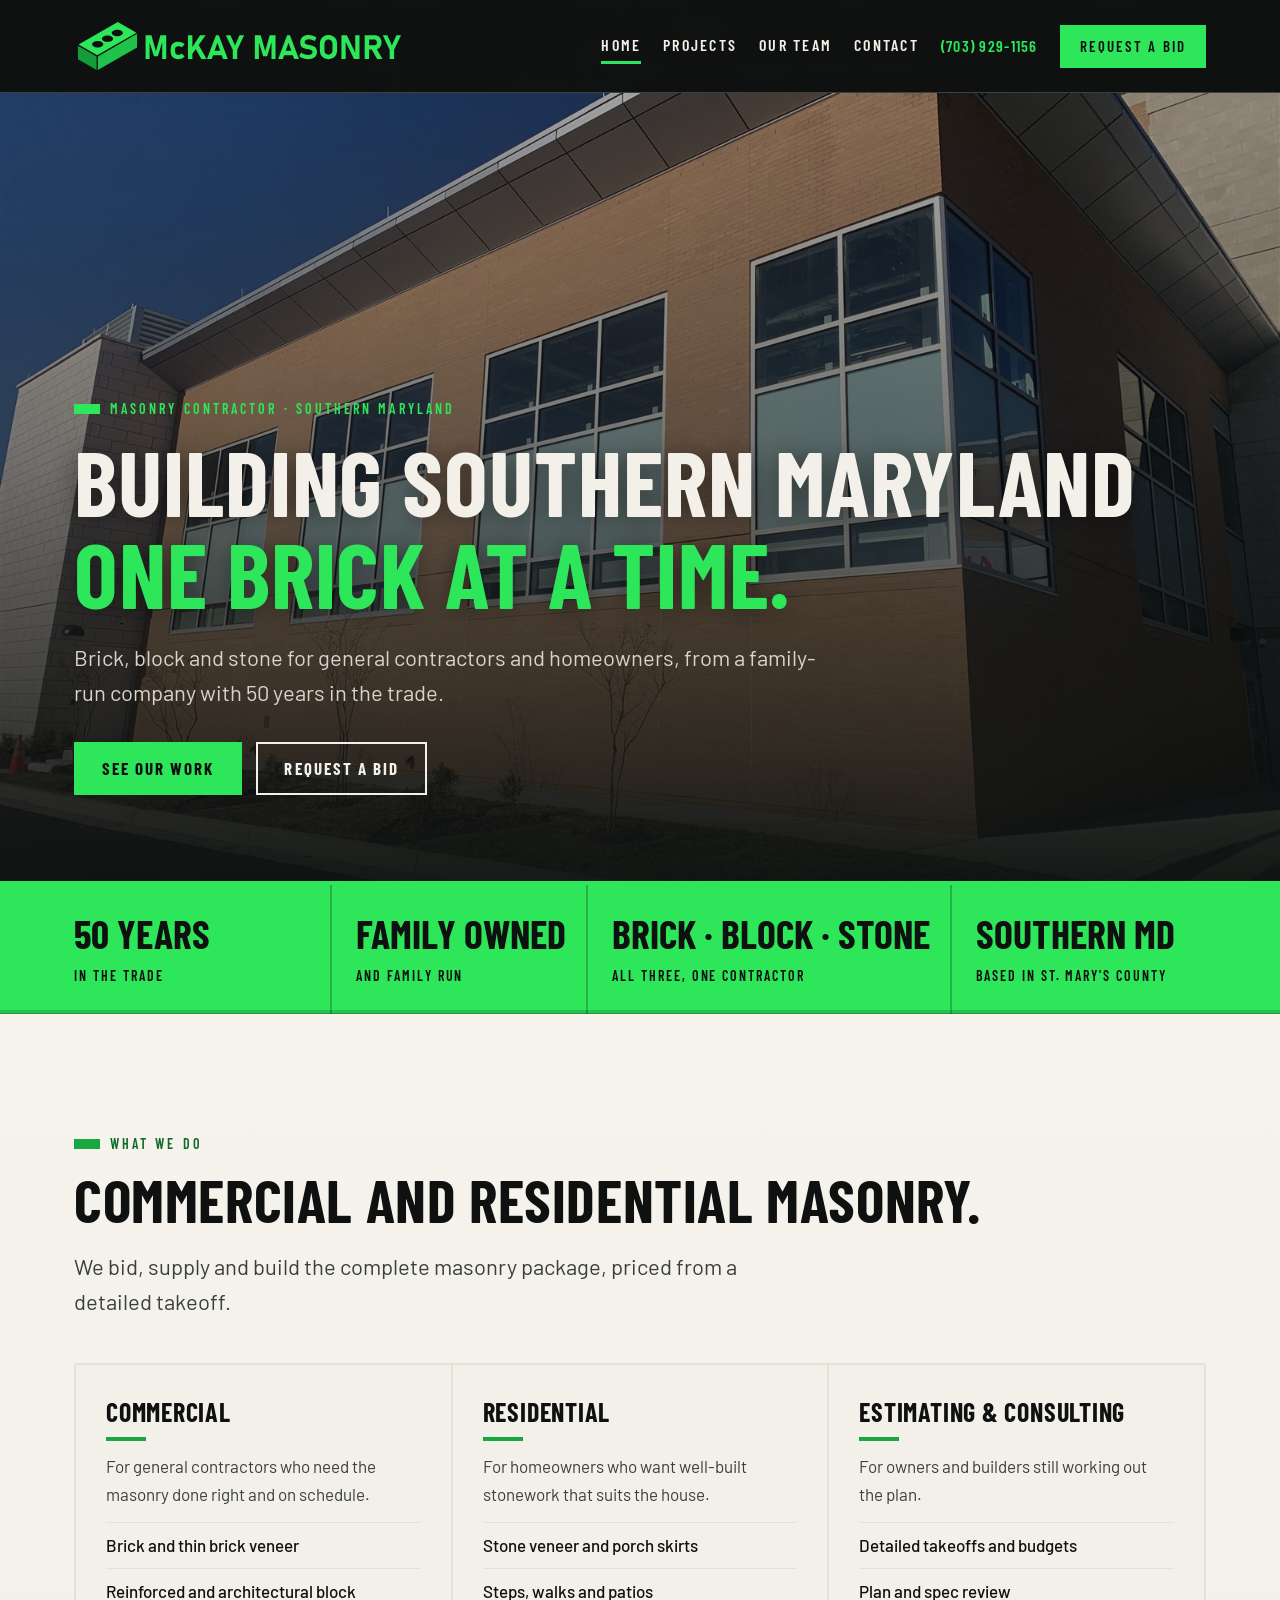
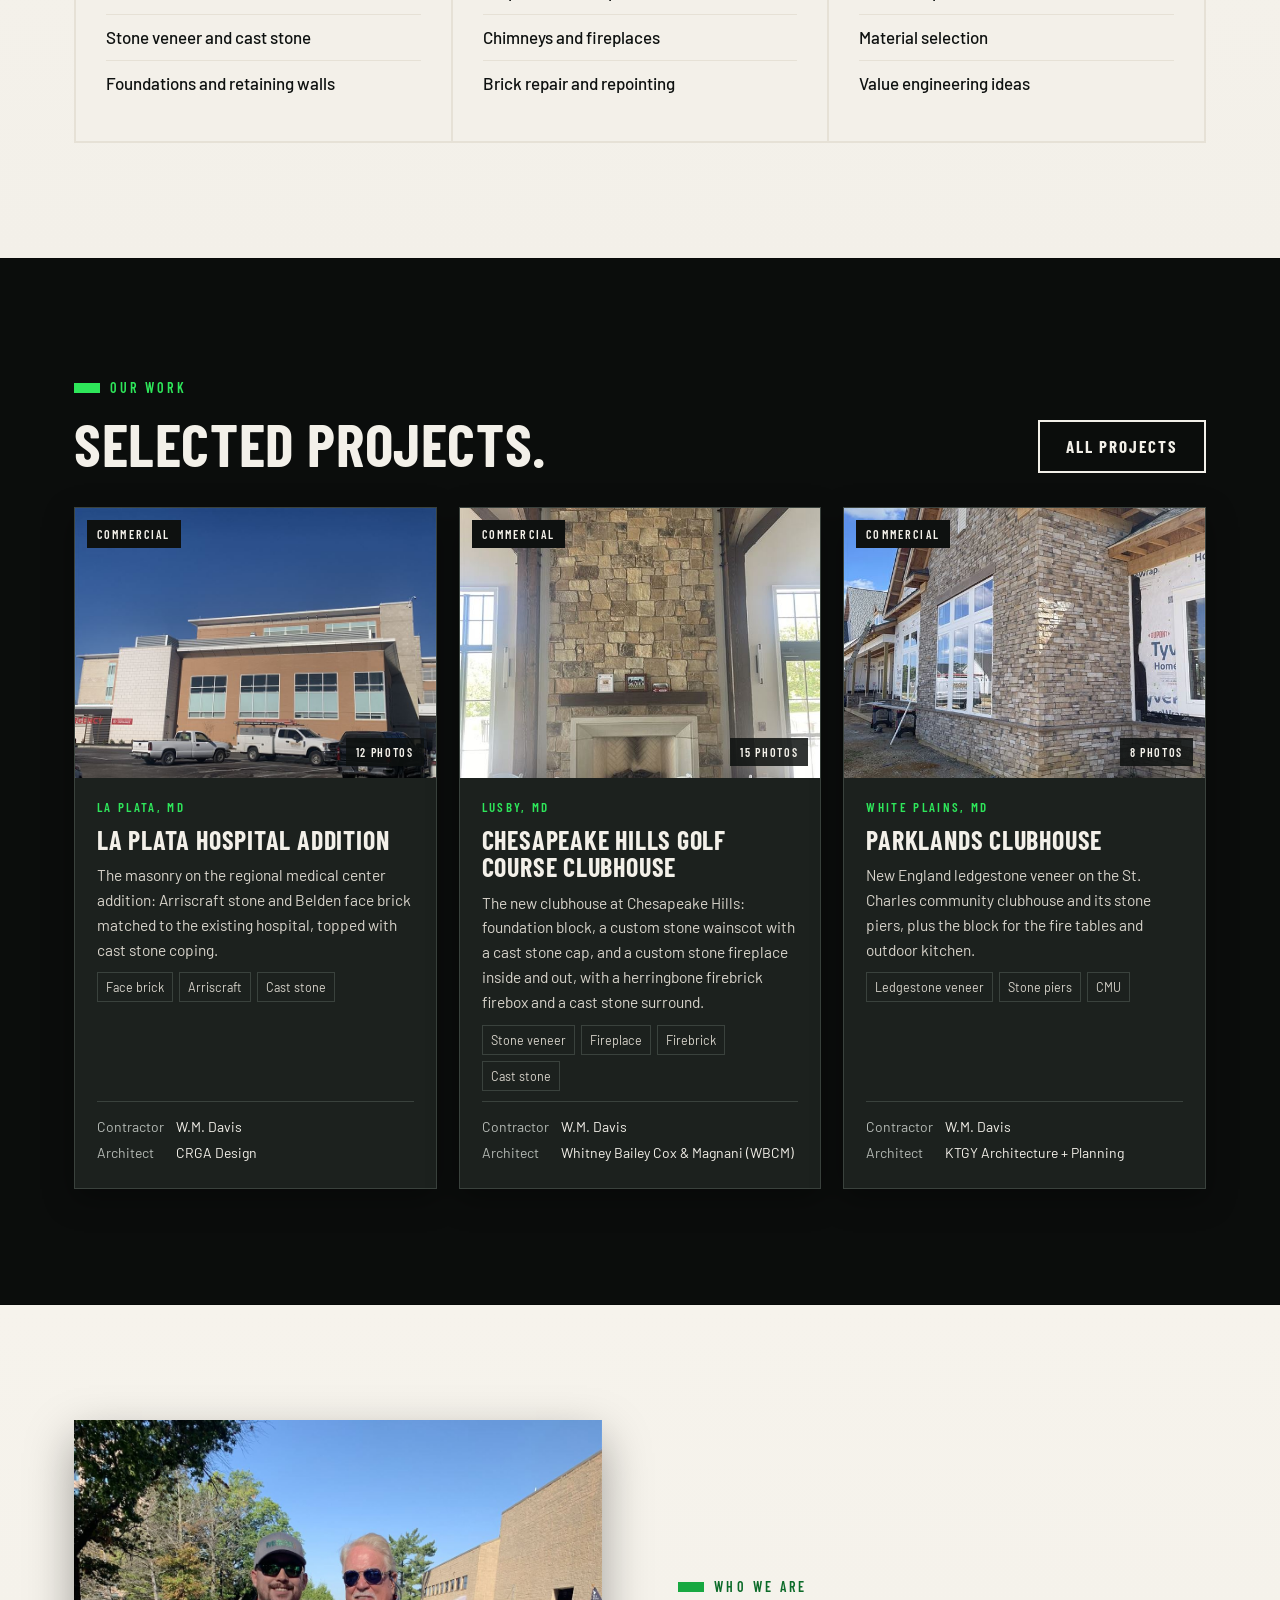
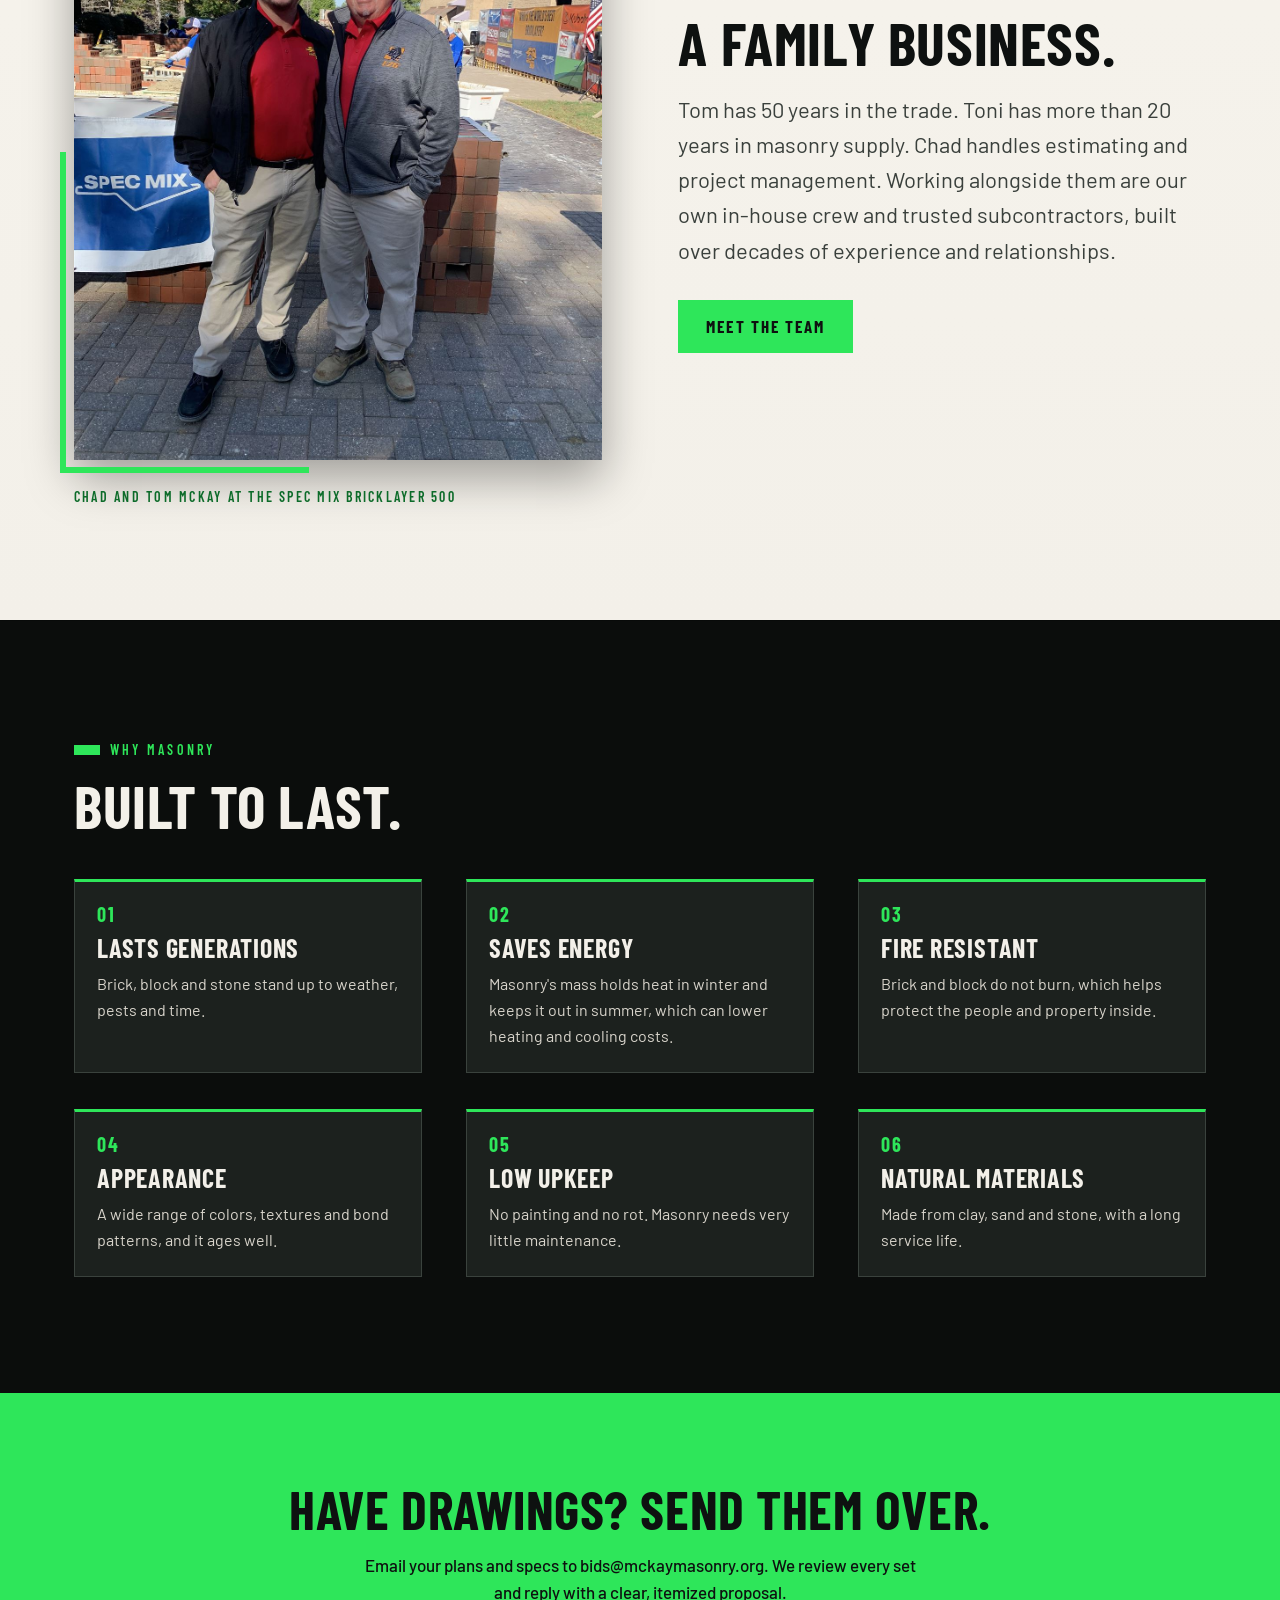
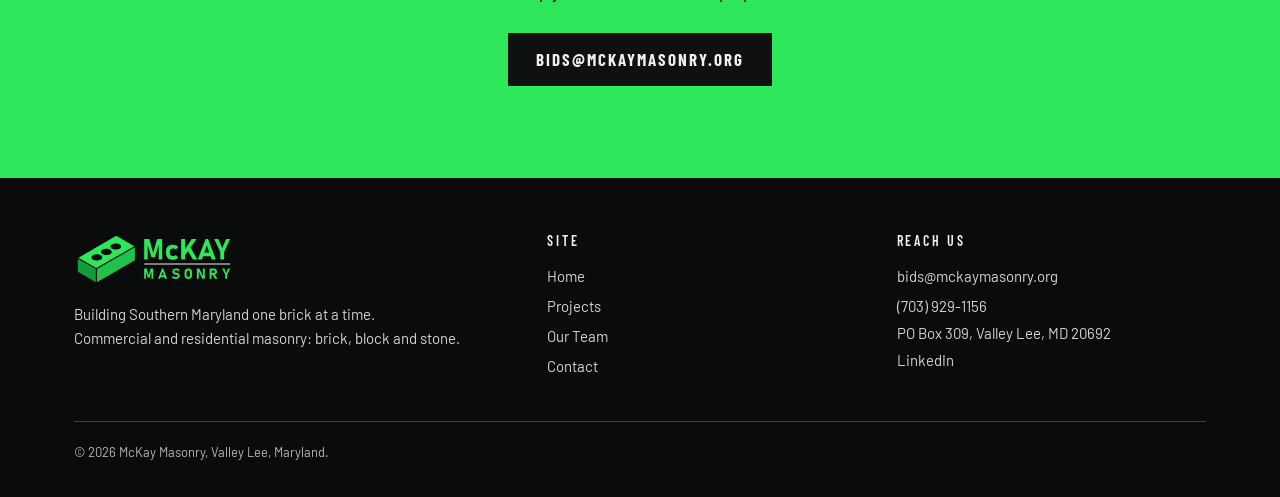
<file: index.html>
<!doctype html>
<html lang="en">
<head>
<meta charset="utf-8">
<meta name="viewport" content="width=device-width, initial-scale=1">
<title>McKay Masonry | Brick, Block and Stone in Southern Maryland</title>
<meta name="description" content="Family-run masonry contractor in Southern Maryland. Commercial and residential brick, block and stone, from hospitals and apartments to stone steps and fireplaces.">
<meta property="og:title" content="McKay Masonry | Brick, Block and Stone in Southern Maryland">
<meta property="og:description" content="Family-run masonry contractor in Southern Maryland. Commercial and residential brick, block and stone, from hospitals and apartments to stone steps and fireplaces.">
<meta property="og:type" content="website">
<meta name="twitter:card" content="summary_large_image">
<meta property="og:image" content="https://www.mckaymasonry.org/img/mckay-social-profile.png">
<link rel="canonical" href="https://www.mckaymasonry.org/">
<meta property="og:url" content="https://www.mckaymasonry.org/">
<meta name="theme-color" content="#0B0D0C">
<link rel="icon" href="img/favicon.svg" type="image/svg+xml">
<link rel="apple-touch-icon" href="img/mckay-icon.png">
<link rel="preconnect" href="https://fonts.googleapis.com"><link rel="preconnect" href="https://fonts.gstatic.com" crossorigin>
<link href="https://fonts.googleapis.com/css2?family=Barlow:wght@400;500;600&family=Barlow+Condensed:wght@600;700&display=swap" rel="stylesheet">
<link rel="preload" as="image" href="img/laplata-2.jpg">
<link rel="stylesheet" href="styles.css">
<script type="application/ld+json">
{"@context":"https://schema.org","@type":"GeneralContractor","name":"McKay Masonry","url":"https://www.mckaymasonry.org","email":"bids@mckaymasonry.org","telephone":"+1-703-929-1156","address":{"@type":"PostalAddress","postOfficeBoxNumber":"309","addressLocality":"Valley Lee","addressRegion":"MD","postalCode":"20692","addressCountry":"US"},"areaServed":"Southern Maryland","sameAs":["https://www.linkedin.com/company/mckay-masonry/"]}
</script>
</head>
<body data-page="home">
<a class="skip" href="#main">Skip to content</a>
<header class="site-head" id="head"></header>
<main id="main"><section class="hero"><div class="bg" style="background-image:url(img/laplata-2.jpg)"></div><div class="wrap">
  <span class="eyebrow">Masonry contractor &middot; Southern Maryland</span>
  <h1><span>Building Southern Maryland</span> <span><em>one brick at a time.</em></span></h1>
  <p class="lede">Brick, block and stone for general contractors and homeowners, from a family-run company with 50 years in the trade.</p>
  <div class="cta-row"><a class="btn" href="projects.html">See our work</a><a class="btn ghost" href="contact.html">Request a bid</a></div>
</div></section>
<section class="facts"><div class="wrap">
  <div class="fact"><b>50 years</b><span>In the trade</span></div>
  <div class="fact"><b>Family owned</b><span>And family run</span></div>
  <div class="fact"><b>Brick &middot; Block &middot; Stone</b><span>All three, one contractor</span></div>
  <div class="fact"><b>Southern MD</b><span>Based in St. Mary's County</span></div>
</div></section>
<section class="on-stone" id="services"><div class="wrap">
  <span class="eyebrow">What we do</span>
  <h2>Commercial and residential masonry.</h2>
  <p class="lede" style="margin-top:20px">We bid, supply and build the complete masonry package, priced from a detailed takeoff.</p>
  <div class="reveal cards">
    <div class="card"><h3>Commercial</h3><p>For general contractors who need the masonry done right and on schedule.</p><ul><li>Brick and thin brick veneer</li><li>Reinforced and architectural block</li><li>Stone veneer and cast stone</li><li>Foundations and retaining walls</li></ul></div>
    <div class="card"><h3>Residential</h3><p>For homeowners who want well-built stonework that suits the house.</p><ul><li>Stone veneer and porch skirts</li><li>Steps, walks and patios</li><li>Chimneys and fireplaces</li><li>Brick repair and repointing</li></ul></div>
    <div class="card"><h3>Estimating &amp; consulting</h3><p>For owners and builders still working out the plan.</p><ul><li>Detailed takeoffs and budgets</li><li>Plan and spec review</li><li>Material selection</li><li>Value engineering ideas</li></ul></div>
  </div>
</div></section>
<section><div class="wrap">
  <div style="display:flex;justify-content:space-between;align-items:flex-end;gap:20px;flex-wrap:wrap;margin-bottom:34px">
    <div><span class="eyebrow">Our work</span><h2>Selected projects.</h2></div>
    <a class="btn ghost" href="projects.html">All projects</a>
  </div>
  <div class="pgrid" id="pgrid" data-limit="4"></div>
</div></section>
<section class="on-stone"><div class="wrap split">
  <figure class="reveal photo-frame tall"><img src="img/mckays.jpg" alt="Chad and Tom McKay at the Spec Mix Bricklayer 500" loading="lazy" width="1200" height="1600"><figcaption>Chad and Tom McKay at the Spec Mix Bricklayer 500</figcaption></figure>
  <div><span class="eyebrow">Who we are</span><h2>A family business.</h2>
    <p class="lede" style="margin-top:20px">Tom has 50 years in the trade. Toni has more than 20 years in masonry supply. Chad handles estimating and project management. Working alongside them are our own in-house crew and trusted subcontractors, built over decades of experience and relationships.</p>
    <a class="btn" href="team.html" style="margin-top:10px">Meet the team</a></div>
</div></section>
<section id="why"><div class="wrap">
  <span class="eyebrow">Why masonry</span><h2>Built to last.</h2>
  <div class="reveal why">
    <div><h3>Lasts generations</h3><p>Brick, block and stone stand up to weather, pests and time.</p></div>
    <div><h3>Saves energy</h3><p>Masonry's mass holds heat in winter and keeps it out in summer, which can lower heating and cooling costs.</p></div>
    <div><h3>Fire resistant</h3><p>Brick and block do not burn, which helps protect the people and property inside.</p></div>
    <div><h3>Appearance</h3><p>A wide range of colors, textures and bond patterns, and it ages well.</p></div>
    <div><h3>Low upkeep</h3><p>No painting and no rot. Masonry needs very little maintenance.</p></div>
    <div><h3>Natural materials</h3><p>Made from clay, sand and stone, with a long service life.</p></div>
  </div>
</div></section><section class="cta-band"><div class="wrap">
  <h2>Have drawings? Send them over.</h2>
  <p>Email your plans and specs to bids@mckaymasonry.org. We review every set and reply with a clear, itemized proposal.</p>
  <a class="btn" href="mailto:bids@mckaymasonry.org?subject=Invitation%20to%20bid">bids@mckaymasonry.org</a>
</div></section>
</main>
<footer class="site-foot" id="foot"></footer>
<script src="wall.js"></script>
<script src="projects-data.js"></script>
<script src="site.js"></script>
</body>
</html>
</file>
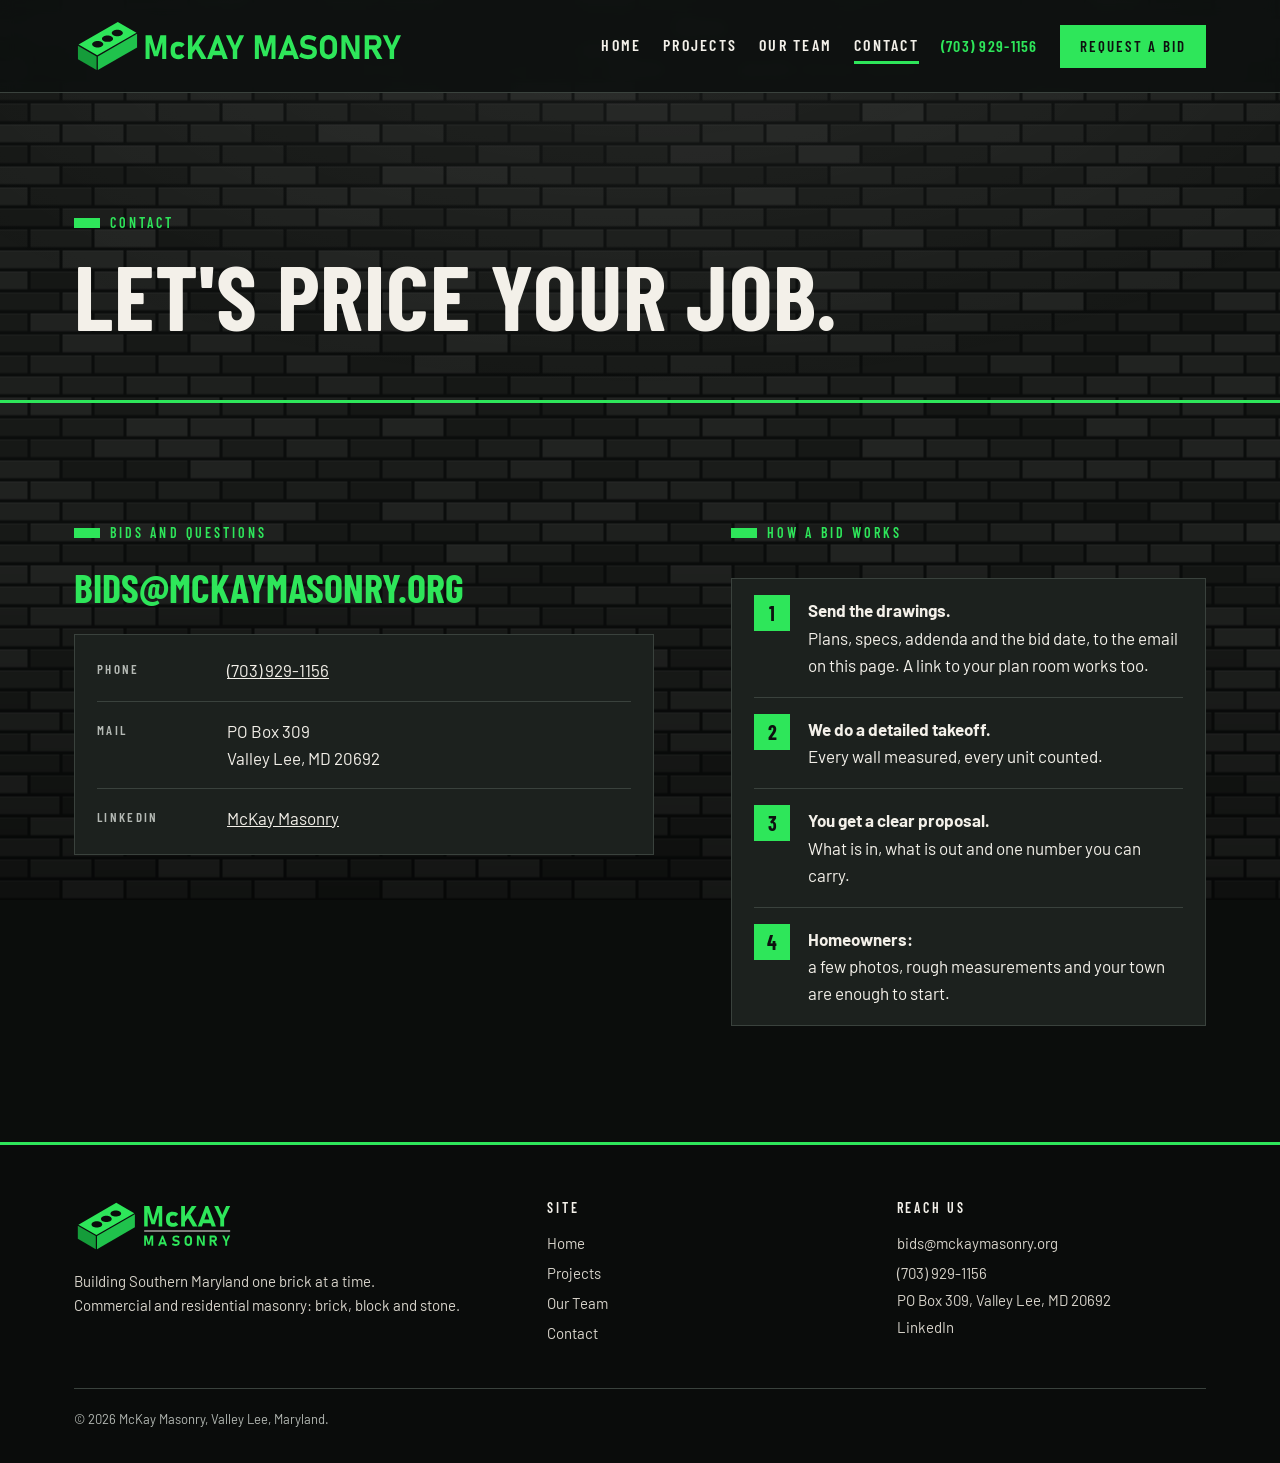
<file: contact.html>
<!doctype html>
<html lang="en">
<head>
<meta charset="utf-8">
<meta name="viewport" content="width=device-width, initial-scale=1">
<title>Contact | McKay Masonry</title>
<meta name="description" content="Send McKay Masonry your plans and specs at bids@mckaymasonry.org, or call (703) 929-1156.">
<meta property="og:title" content="Contact | McKay Masonry">
<meta property="og:description" content="Send McKay Masonry your plans and specs at bids@mckaymasonry.org, or call (703) 929-1156.">
<meta property="og:type" content="website">
<meta name="twitter:card" content="summary_large_image">
<meta property="og:image" content="https://www.mckaymasonry.org/img/mckay-social-profile.png">
<link rel="canonical" href="https://www.mckaymasonry.org/contact.html">
<meta property="og:url" content="https://www.mckaymasonry.org/contact.html">
<meta name="theme-color" content="#0B0D0C">
<link rel="icon" href="img/favicon.svg" type="image/svg+xml">
<link rel="apple-touch-icon" href="img/mckay-icon.png">
<link rel="preconnect" href="https://fonts.googleapis.com"><link rel="preconnect" href="https://fonts.gstatic.com" crossorigin>
<link href="https://fonts.googleapis.com/css2?family=Barlow:wght@400;500;600&family=Barlow+Condensed:wght@600;700&display=swap" rel="stylesheet">
<link rel="stylesheet" href="styles.css">
</head>
<body data-page="contact">
<a class="skip" href="#main">Skip to content</a>
<header class="site-head" id="head"></header>
<main id="main"><section class="page-hero"><div class="wrap">
  <span class="eyebrow">Contact</span><h1>Let's price your job.</h1>
</div></section>
<section><div class="wrap contact-grid">
  <div><span class="eyebrow">Bids and questions</span>
    <a class="big-link" href="mailto:bids@mckaymasonry.org">bids@mckaymasonry.org</a>
    <div class="info">
      <div><span>Phone</span><a href="tel:+17039291156">(703) 929-1156</a></div>
      <div><span>Mail</span><span>PO Box 309<br>Valley Lee, MD 20692</span></div>
      <div><span>LinkedIn</span><a href="https://www.linkedin.com/company/mckay-masonry/" rel="noopener">McKay Masonry</a></div>
    </div></div>
  <div><span class="eyebrow">How a bid works</span>
    <ol class="steps">
      <li><b>Send the drawings.</b><br>Plans, specs, addenda and the bid date, to the email on this page. A link to your plan room works too.</li>
      <li><b>We do a detailed takeoff.</b><br>Every wall measured, every unit counted.</li>
      <li><b>You get a clear proposal.</b><br>What is in, what is out and one number you can carry.</li>
      <li><b>Homeowners:</b><br>a few photos, rough measurements and your town are enough to start.</li>
    </ol></div>
</div></section></main>
<footer class="site-foot" id="foot"></footer>
<script src="wall.js"></script>
<script src="projects-data.js"></script>
<script src="site.js"></script>
</body>
</html>
</file>
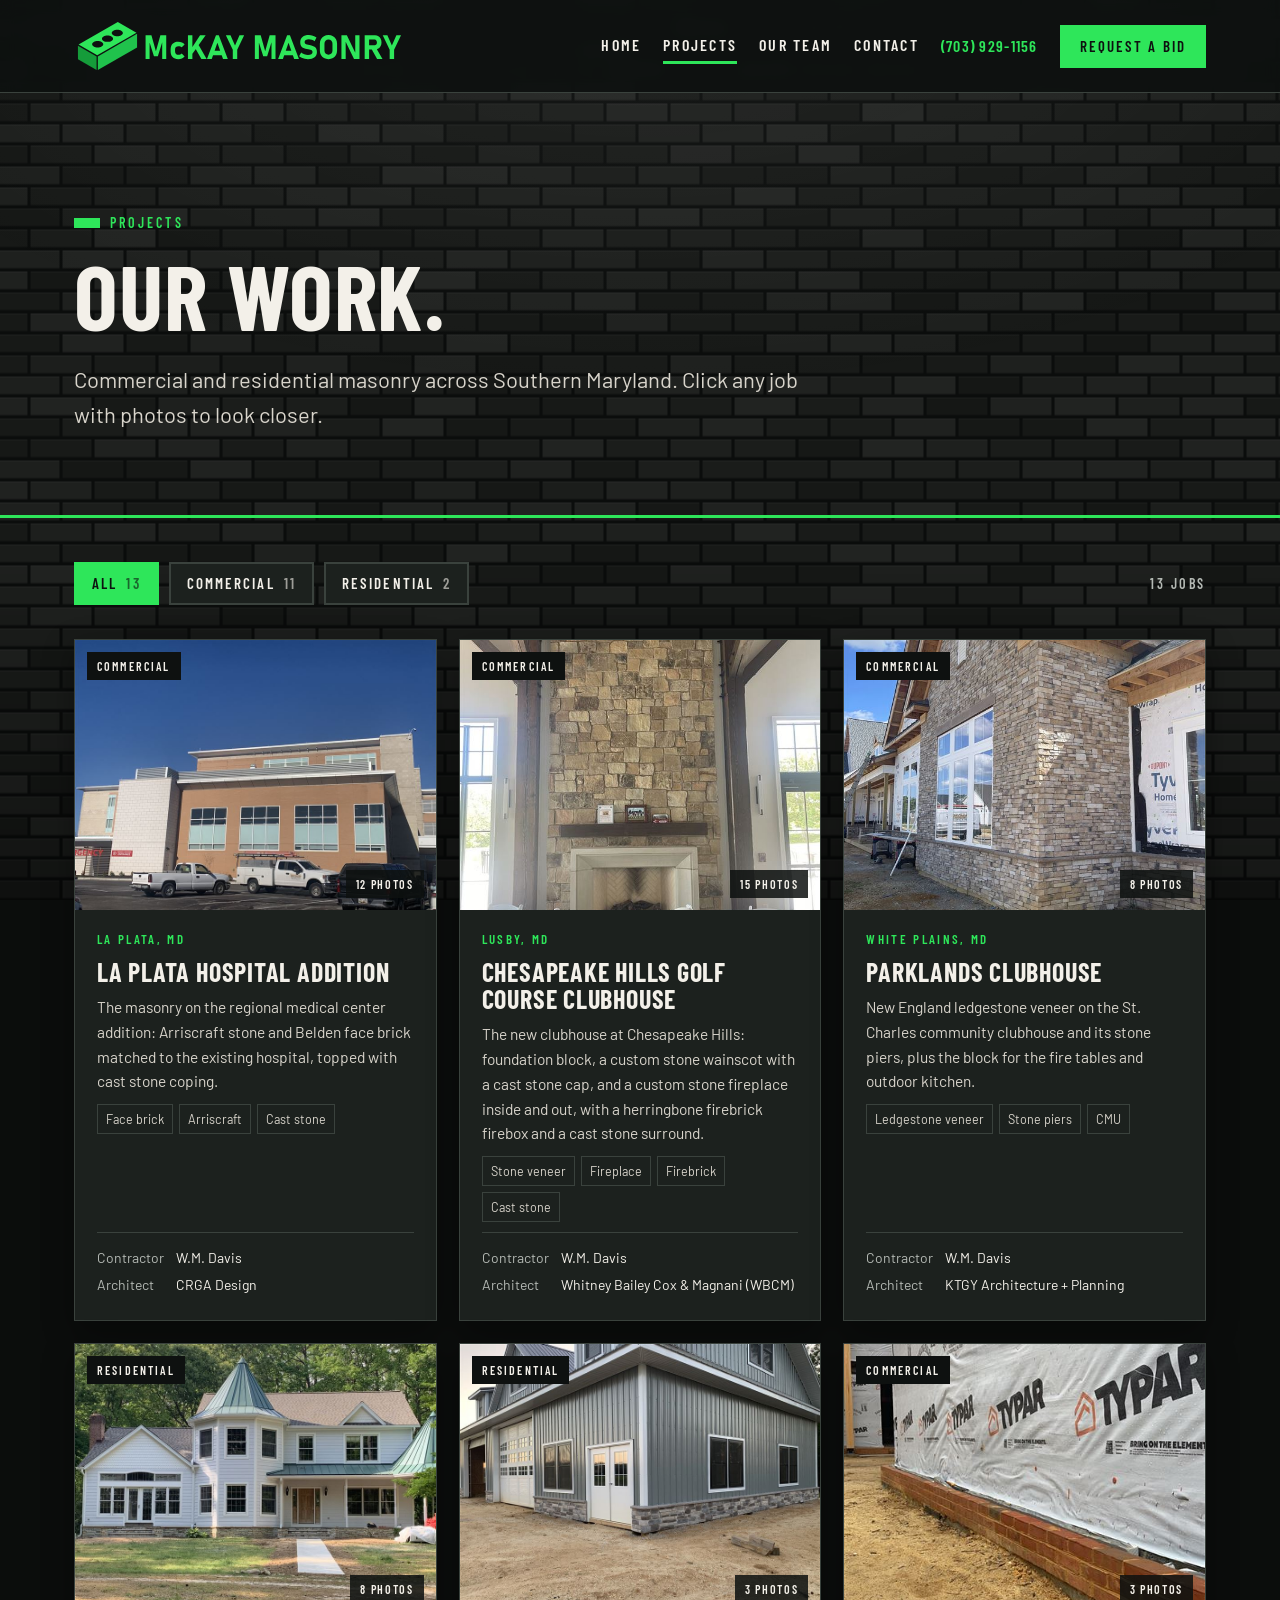
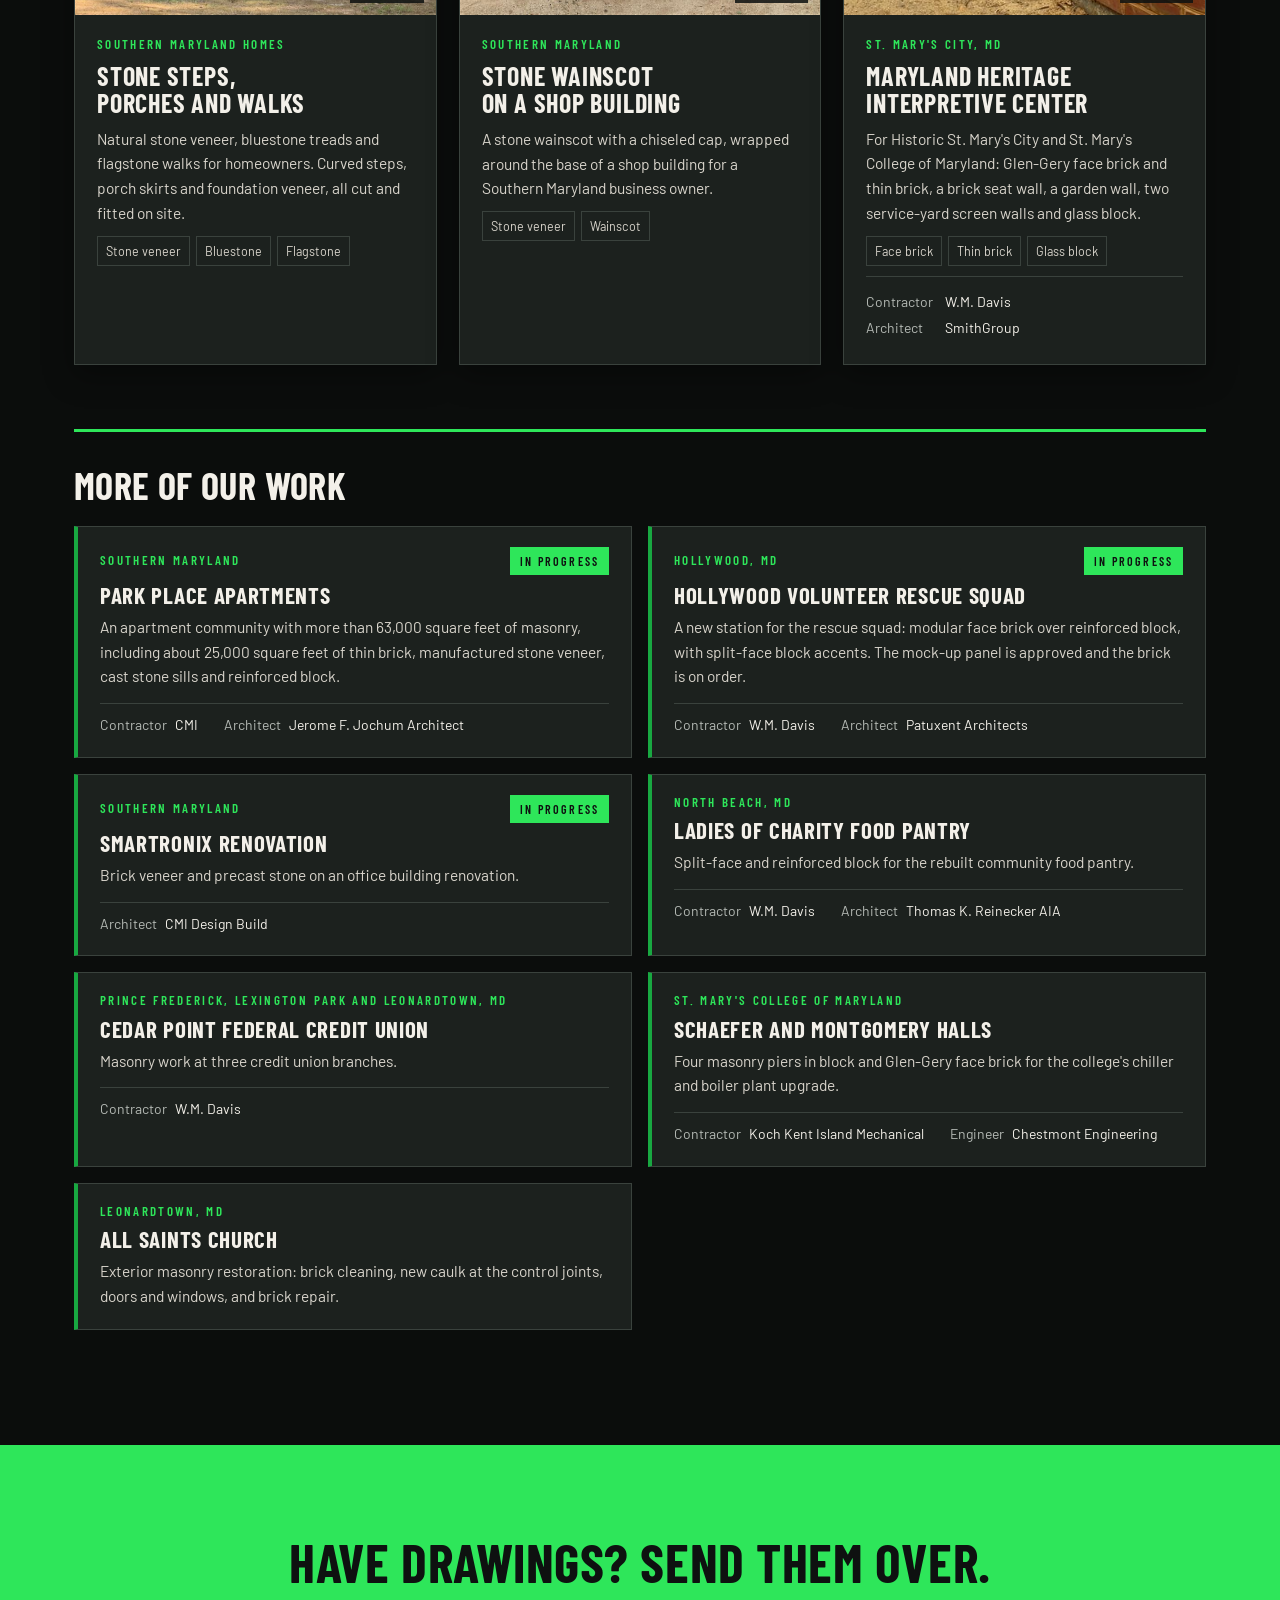
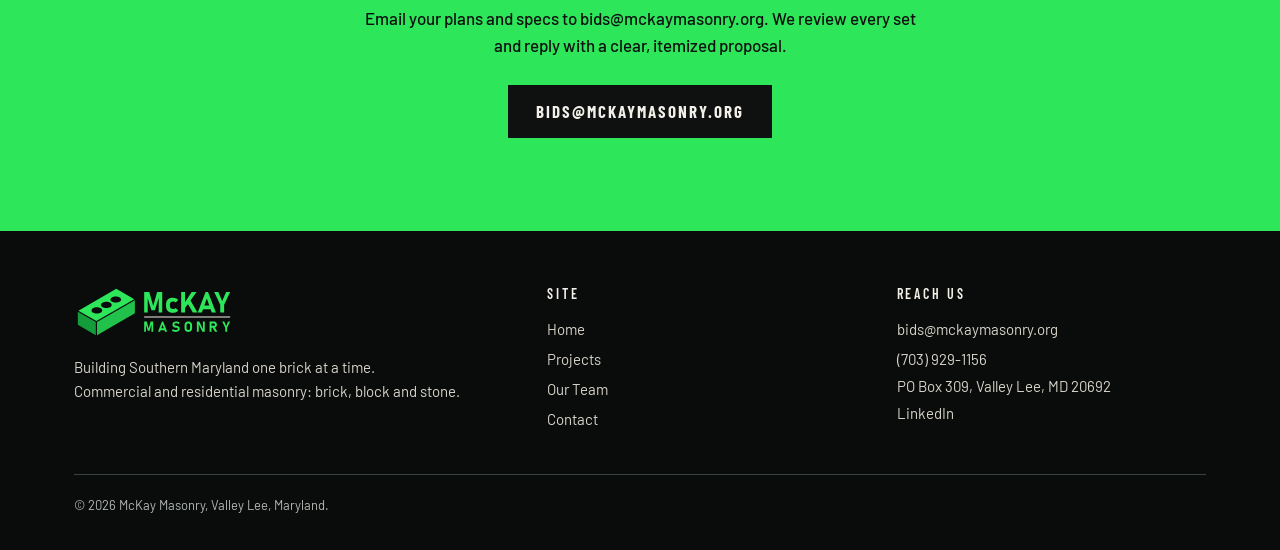
<file: projects.html>
<!doctype html>
<html lang="en">
<head>
<meta charset="utf-8">
<meta name="viewport" content="width=device-width, initial-scale=1">
<title>Projects | McKay Masonry</title>
<meta name="description" content="Photos and descriptions of McKay Masonry jobs: hospitals, apartments, rescue squads, clubhouses and custom stonework across Southern Maryland.">
<meta property="og:title" content="Projects | McKay Masonry">
<meta property="og:description" content="Photos and descriptions of McKay Masonry jobs: hospitals, apartments, rescue squads, clubhouses and custom stonework across Southern Maryland.">
<meta property="og:type" content="website">
<meta name="twitter:card" content="summary_large_image">
<meta property="og:image" content="https://www.mckaymasonry.org/img/mckay-social-profile.png">
<link rel="canonical" href="https://www.mckaymasonry.org/projects.html">
<meta property="og:url" content="https://www.mckaymasonry.org/projects.html">
<meta name="theme-color" content="#0B0D0C">
<link rel="icon" href="img/favicon.svg" type="image/svg+xml">
<link rel="apple-touch-icon" href="img/mckay-icon.png">
<link rel="preconnect" href="https://fonts.googleapis.com"><link rel="preconnect" href="https://fonts.gstatic.com" crossorigin>
<link href="https://fonts.googleapis.com/css2?family=Barlow:wght@400;500;600&family=Barlow+Condensed:wght@600;700&display=swap" rel="stylesheet">
<link rel="stylesheet" href="styles.css">
</head>
<body data-page="projects">
<a class="skip" href="#main">Skip to content</a>
<header class="site-head" id="head"></header>
<main id="main"><section class="page-hero"><div class="wrap">
  <span class="eyebrow">Projects</span><h1>Our work.</h1>
  <p class="lede" style="margin-top:22px">Commercial and residential masonry across Southern Maryland. Click any job with photos to look closer.</p>
</div></section>
<section style="padding-top:44px"><div class="wrap">
  <div class="filters" role="group" aria-label="Filter projects">
    <button class="chip" data-f="all" aria-pressed="true">All</button>
    <button class="chip" data-f="commercial" aria-pressed="false">Commercial</button>
    <button class="chip" data-f="residential" aria-pressed="false">Residential</button>
    <span class="tally" id="tally" aria-live="polite"></span>
  </div>
  <div class="pgrid" id="pgrid"></div>
  <h2 class="more-head" id="more-head">More of our work</h2>
  <div class="more" id="more"></div>
</div></section><section class="cta-band"><div class="wrap">
  <h2>Have drawings? Send them over.</h2>
  <p>Email your plans and specs to bids@mckaymasonry.org. We review every set and reply with a clear, itemized proposal.</p>
  <a class="btn" href="mailto:bids@mckaymasonry.org?subject=Invitation%20to%20bid">bids@mckaymasonry.org</a>
</div></section>
</main>
<footer class="site-foot" id="foot"></footer>
<script src="wall.js"></script>
<script src="projects-data.js"></script>
<script src="site.js"></script>
</body>
</html>
</file>
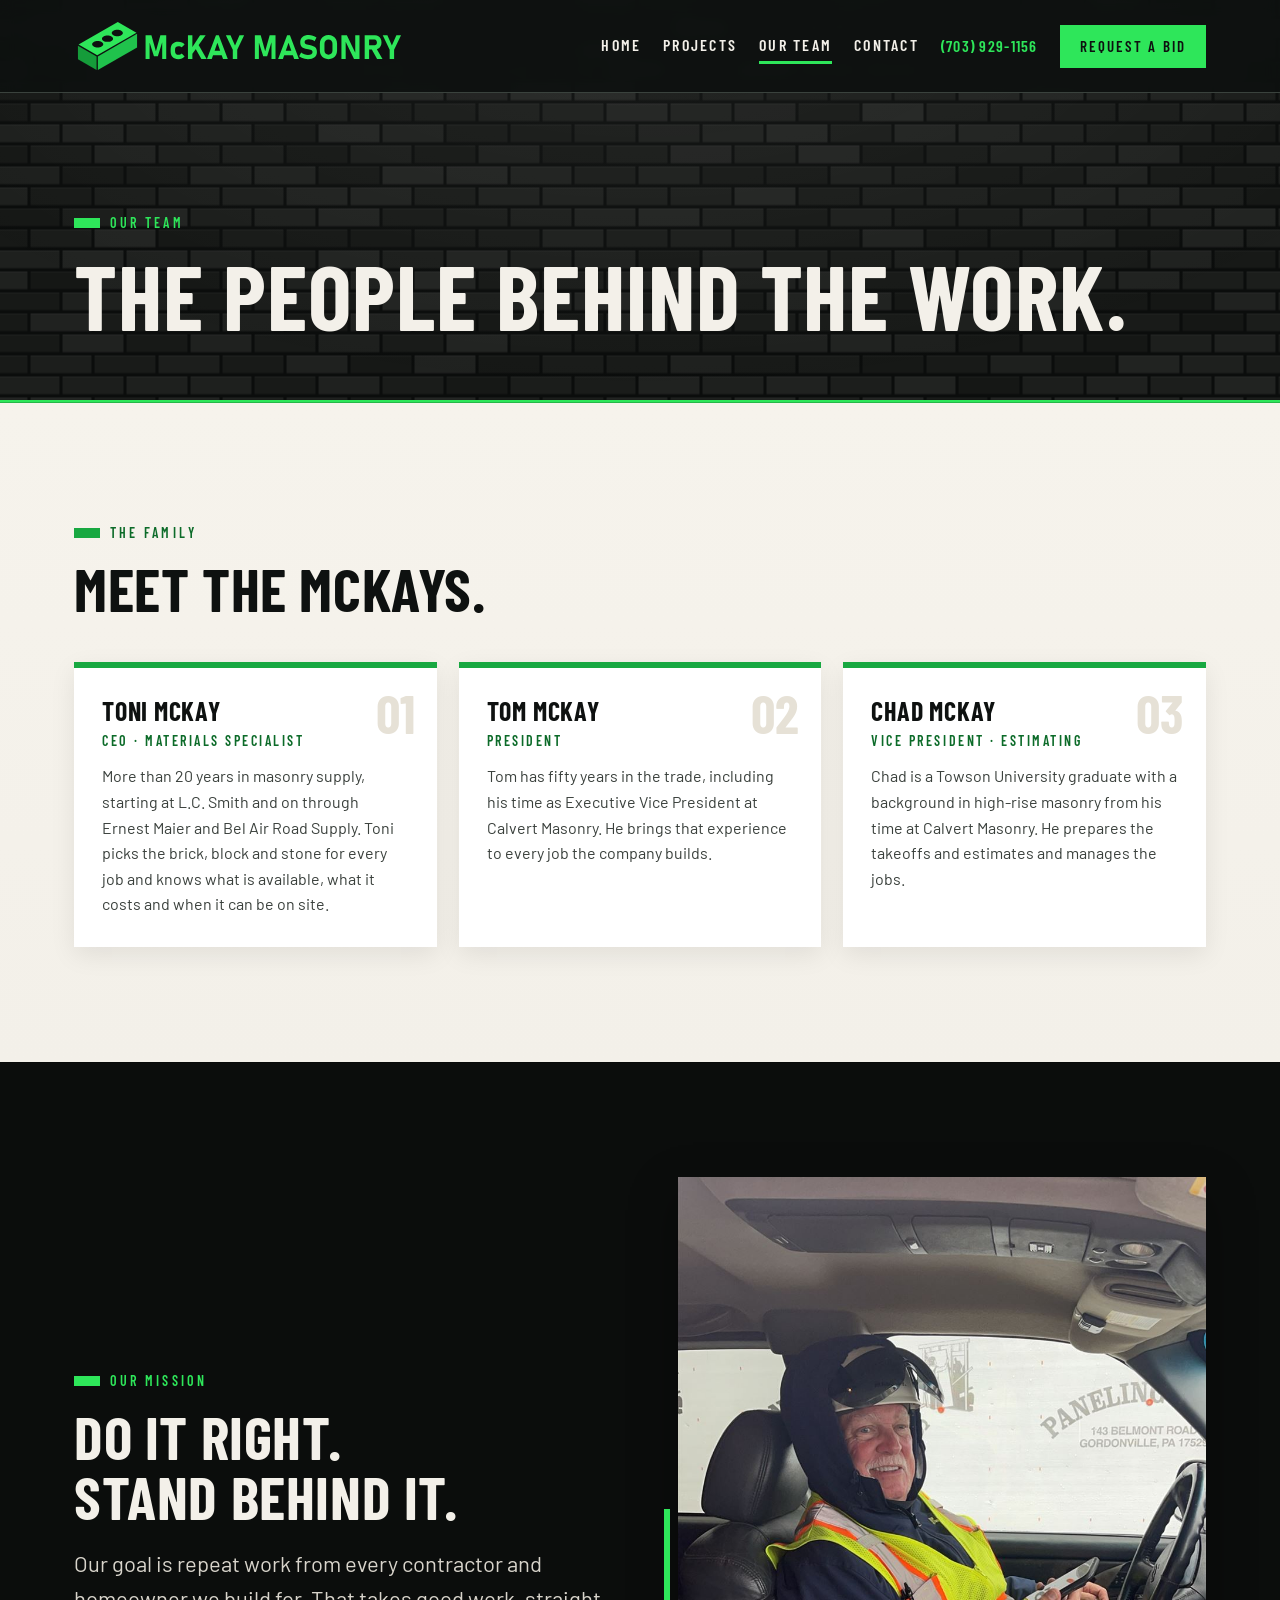
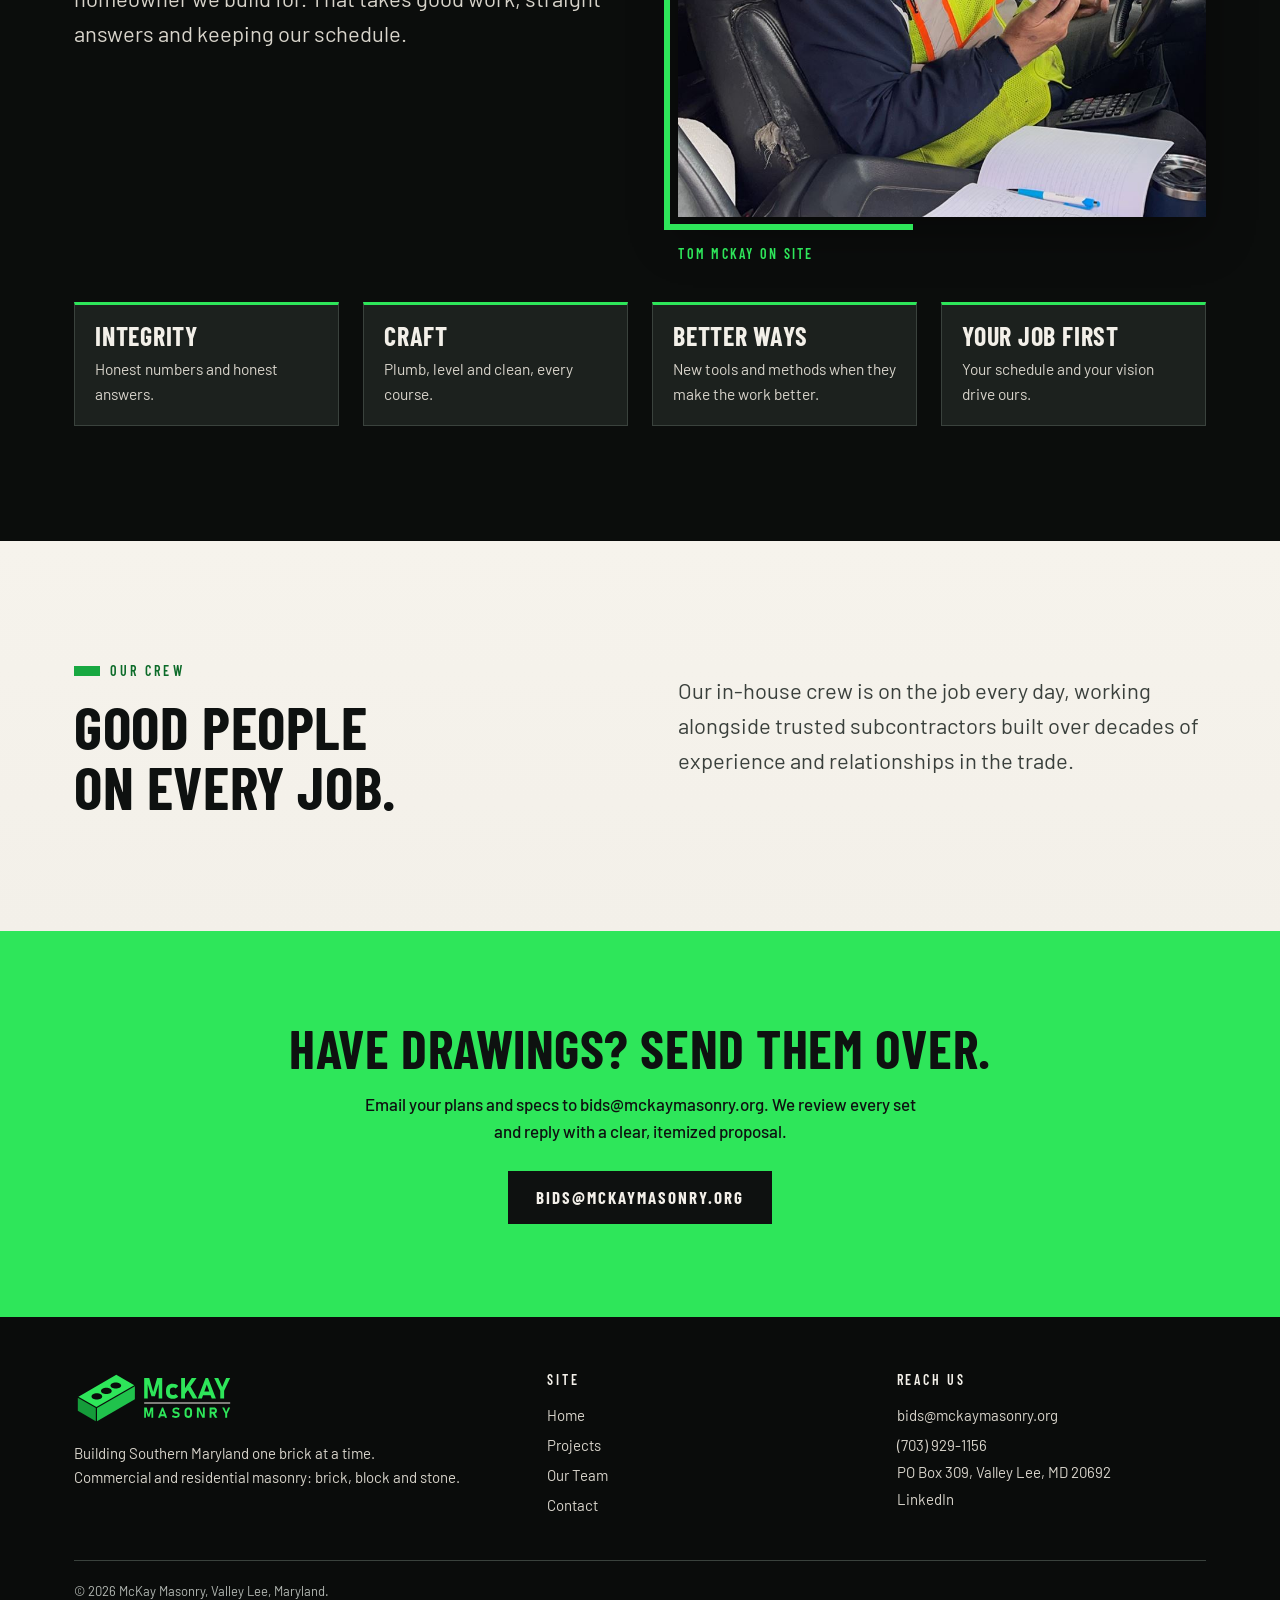
<file: team.html>
<!doctype html>
<html lang="en">
<head>
<meta charset="utf-8">
<meta name="viewport" content="width=device-width, initial-scale=1">
<title>Our Team | McKay Masonry</title>
<meta name="description" content="Meet the people behind McKay Masonry: Toni, Tom and Chad McKay, an in-house crew and trusted subcontractors built over decades in Southern Maryland.">
<meta property="og:title" content="Our Team | McKay Masonry">
<meta property="og:description" content="Meet the people behind McKay Masonry: Toni, Tom and Chad McKay, an in-house crew and trusted subcontractors built over decades in Southern Maryland.">
<meta property="og:type" content="website">
<meta name="twitter:card" content="summary_large_image">
<meta property="og:image" content="https://www.mckaymasonry.org/img/mckay-social-profile.png">
<link rel="canonical" href="https://www.mckaymasonry.org/team.html">
<meta property="og:url" content="https://www.mckaymasonry.org/team.html">
<meta name="theme-color" content="#0B0D0C">
<link rel="icon" href="img/favicon.svg" type="image/svg+xml">
<link rel="apple-touch-icon" href="img/mckay-icon.png">
<link rel="preconnect" href="https://fonts.googleapis.com"><link rel="preconnect" href="https://fonts.gstatic.com" crossorigin>
<link href="https://fonts.googleapis.com/css2?family=Barlow:wght@400;500;600&family=Barlow+Condensed:wght@600;700&display=swap" rel="stylesheet">
<link rel="stylesheet" href="styles.css">
</head>
<body data-page="team">
<a class="skip" href="#main">Skip to content</a>
<header class="site-head" id="head"></header>
<main id="main"><section class="page-hero"><div class="wrap">
  <span class="eyebrow">Our team</span><h1>The people behind the work.</h1>
</div></section>
<section class="on-stone"><div class="wrap">
  <span class="eyebrow">The family</span><h2>Meet the McKays.</h2>
  <div class="team">
    <div class="person reveal" data-i="01"><h3>Toni McKay</h3><div class="role">CEO &middot; Materials Specialist</div><p>More than 20 years in masonry supply, starting at L.C. Smith and on through Ernest Maier and Bel Air Road Supply. Toni picks the brick, block and stone for every job and knows what is available, what it costs and when it can be on site.</p></div>
    <div class="person reveal" data-i="02"><h3>Tom McKay</h3><div class="role">President</div><p>Tom has fifty years in the trade, including his time as Executive Vice President at Calvert Masonry. He brings that experience to every job the company builds.</p></div>
    <div class="person reveal" data-i="03"><h3>Chad McKay</h3><div class="role">Vice President &middot; Estimating</div><p>Chad is a Towson University graduate with a background in high-rise masonry from his time at Calvert Masonry. He prepares the takeoffs and estimates and manages the jobs.</p></div>
  </div>
</div></section>
<section><div class="wrap split">
  <div><span class="eyebrow">Our mission</span><h2>Do it right. Stand behind it.</h2>
    <p class="lede" style="margin-top:20px">Our goal is repeat work from every contractor and homeowner we build for. That takes good work, straight answers and keeping our schedule.</p></div>
  <figure class="photo-frame tall on-dark"><img src="img/tom-site.jpg" alt="Tom McKay on a job site" loading="lazy" width="900" height="1600"><figcaption>Tom McKay on site</figcaption></figure>
</div>
<div class="wrap"><div class="values reveal">
  <div><h3>Integrity</h3><p>Honest numbers and honest answers.</p></div>
  <div><h3>Craft</h3><p>Plumb, level and clean, every course.</p></div>
  <div><h3>Better ways</h3><p>New tools and methods when they make the work better.</p></div>
  <div><h3>Your job first</h3><p>Your schedule and your vision drive ours.</p></div>
</div></div></section><section class="on-stone"><div class="wrap split">
  <div><span class="eyebrow">Our crew</span><h2>Good people on every job.</h2></div>
  <div><p class="lede">Our in-house crew is on the job every day, working alongside trusted subcontractors built over decades of experience and relationships in the trade.</p></div>
</div></section>
<section class="cta-band"><div class="wrap">
  <h2>Have drawings? Send them over.</h2>
  <p>Email your plans and specs to bids@mckaymasonry.org. We review every set and reply with a clear, itemized proposal.</p>
  <a class="btn" href="mailto:bids@mckaymasonry.org?subject=Invitation%20to%20bid">bids@mckaymasonry.org</a>
</div></section>
</main>
<footer class="site-foot" id="foot"></footer>
<script src="wall.js"></script>
<script src="projects-data.js"></script>
<script src="site.js"></script>
</body>
</html>
</file>
<file: styles.css>
/* McKay Masonry — site styles. Palette and type match brand/brand-board.html */
:root {
  --ink: #0E1110; --ink-2: #1C211E; --ink-3: #3A423D;
  --stone: #F3F0E9; --stone-2: #E6E1D6; --block: #B4B9B4;
  --green: #2EE65A; --green-2: #18A841; --green-3: #0C6B29; --mortar: #0B0D0C;
  --display: "Barlow Condensed", "Bahnschrift", "Arial Narrow", sans-serif;
  --body: "Barlow", "Segoe UI", Arial, sans-serif;
  --wrap: 1180px;
}
* { box-sizing: border-box; }
html { scroll-behavior: smooth; }
body { margin: 0; background: var(--mortar); color: var(--stone); font: 400 17px/1.6 var(--body); -webkit-font-smoothing: antialiased; }
img { max-width: 100%; display: block; }
a { color: inherit; }
.wrap { max-width: var(--wrap); margin: 0 auto; padding: 0 24px; }
h1, h2, h3 { font-family: var(--display); font-weight: 700; text-transform: uppercase; line-height: 1; letter-spacing: .01em; margin: 0; text-wrap: balance; }
h1 { font-size: clamp(44px, 7.4vw, 92px); }
h2 { font-size: clamp(34px, 5vw, 60px); }
h3 { font-size: 26px; letter-spacing: .03em; }
p { margin: 0 0 1em; }
.eyebrow { display: inline-flex; align-items: center; gap: 10px; font: 600 14px/1 var(--display); letter-spacing: .22em; text-transform: uppercase; color: var(--green); margin-bottom: 18px; }
.eyebrow::before { content: ""; width: 26px; height: 10px; background: var(--green); }
.on-stone .eyebrow { color: var(--green-3); } .on-stone .eyebrow::before { background: var(--green-2); }
.lede { font-size: clamp(18px, 2.1vw, 22px); max-width: 62ch; color: #D8D4CB; }
.on-stone { background: var(--stone); color: var(--ink); } .on-stone .lede { color: #3A403C; }
section { padding: clamp(64px, 9vw, 120px) 0; }

/* header */
.site-head { position: sticky; top: 0; z-index: 50; background: rgba(14,17,16,.92); backdrop-filter: blur(8px); border-bottom: 1px solid var(--ink-3); }
.site-head .wrap { display: flex; align-items: center; justify-content: space-between; height: 76px; }
.site-head .logo img { height: 46px; width: auto; }
.nav { display: flex; align-items: center; gap: 30px; }
.nav a { font: 600 16px/1 var(--display); letter-spacing: .14em; text-transform: uppercase; text-decoration: none; padding: 8px 0; border-bottom: 3px solid transparent; }
.nav a:hover, .nav a[aria-current="page"] { border-color: var(--green); }
.btn { display: inline-block; font: 700 17px/1 var(--display); letter-spacing: .12em; text-transform: uppercase; text-decoration: none; padding: 16px 26px; background: var(--green); color: var(--ink); border: 2px solid var(--green); transition: transform .15s, background .15s; }
.btn:hover { transform: translateY(-2px); background: #5CF07F; }
.btn.ghost { background: transparent; color: var(--stone); border-color: var(--stone); } .btn.ghost:hover { background: var(--stone); color: var(--ink); }
.nav .btn { padding: 12px 18px; font-size: 15px; border-bottom-width: 2px; }
.menu-btn { display: none; background: none; border: 2px solid var(--ink-3); color: var(--stone); font: 600 15px var(--display); letter-spacing: .14em; padding: 10px 14px; }
@media (max-width: 860px) {
  .menu-btn { display: block; }
  .nav { display: none; position: absolute; top: 76px; left: 0; right: 0; flex-direction: column; align-items: stretch; gap: 0; background: var(--ink); border-bottom: 1px solid var(--ink-3); padding: 8px 24px 20px; }
  .nav.open { display: flex; } .nav a { padding: 16px 0; border-bottom: 1px solid var(--ink-3); } .nav .btn { margin-top: 16px; text-align: center; }
}

/* hero */
.hero { position: relative; min-height: min(88vh, 860px); display: flex; align-items: flex-end; padding: 0; overflow: hidden; }
.hero .bg { position: absolute; inset: 0; background-size: cover; background-position: center; }
.hero .bg::after { content: ""; position: absolute; inset: 0; background: linear-gradient(180deg, rgba(14,17,16,.35) 0%, rgba(14,17,16,.55) 45%, rgba(14,17,16,.96) 100%); }
.hero .wrap { position: relative; width: 100%; padding-top: 140px; padding-bottom: clamp(48px, 7vw, 90px); }
.hero h1 em { font-style: normal; color: var(--green); }
.hero .lede { margin: 22px 0 32px; }
.cta-row { display: flex; flex-wrap: wrap; gap: 14px; }
.page-hero { padding: clamp(70px, 9vw, 120px) 0 clamp(40px, 5vw, 60px); border-bottom: 3px solid var(--green); }

/* facts strip */
.facts { background: var(--green); color: var(--ink); padding: 0; }
.facts .wrap { display: grid; grid-template-columns: repeat(4, 1fr); }
.fact { padding: 28px 20px 26px 0; } .fact + .fact { padding-left: 24px; border-left: 2px solid rgba(14,17,16,.25); }
.fact b { display: block; font: 700 clamp(26px, 3.1vw, 40px)/1.05 var(--display); text-transform: uppercase; white-space: nowrap; margin-bottom: 6px; } .fact span { font: 600 14px/1.3 var(--display); letter-spacing: .14em; text-transform: uppercase; }
@media (max-width: 760px) { .facts .wrap { grid-template-columns: 1fr 1fr; } .fact:nth-child(3) { border-left: 0; padding-left: 0; } .fact:nth-child(n+3) { border-top: 2px solid rgba(14,17,16,.25); } }

/* grids */
.split { display: grid; grid-template-columns: 1fr 1fr; gap: clamp(32px, 6vw, 80px); align-items: center; }
@media (max-width: 860px) { .split { grid-template-columns: 1fr; } }
.cards { display: grid; grid-template-columns: repeat(3, 1fr); gap: 2px; background: var(--stone-2); border: 2px solid var(--stone-2); margin-top: 44px; }
.card { background: var(--stone); padding: 34px 30px; } .card h3 { margin-bottom: 12px; } .card p { margin: 0; color: #3A403C; }
.card ul { margin: 14px 0 0; padding: 0; list-style: none; } .card li { padding: 9px 0; border-top: 1px solid var(--stone-2); font-weight: 500; }
@media (max-width: 860px) { .cards { grid-template-columns: 1fr; } }
.photo-frame { position: relative; } .photo-frame img { width: 100%; aspect-ratio: 4/3; object-fit: cover; }
.photo-frame::after { content: ""; position: absolute; left: -14px; bottom: -14px; width: 46%; height: 46%; border-left: 6px solid var(--green); border-bottom: 6px solid var(--green); pointer-events: none; }
.why { display: grid; grid-template-columns: repeat(3, 1fr); gap: 36px 44px; margin-top: 44px; counter-reset: why; }
.why div { background: var(--ink-2); border: 1px solid var(--ink-3); border-top: 3px solid var(--green); padding: 20px 22px 24px; counter-increment: why; }
.why div::before { content: "0" counter(why); font: 700 20px var(--display); color: var(--green); letter-spacing: .1em; }
.why h3 { margin: 6px 0 10px; } .why p { color: #D8D4CB; margin: 0; font-size: 16px; }
@media (max-width: 860px) { .why { grid-template-columns: 1fr; } }

/* projects */
.filters { display: flex; flex-wrap: wrap; gap: 10px; margin: 0 0 34px; }
.chip { font: 600 15px/1 var(--display); letter-spacing: .14em; text-transform: uppercase; padding: 12px 16px; background: transparent; color: var(--stone); border: 2px solid var(--ink-3); cursor: pointer; }
.chip:hover { border-color: var(--block); } .chip[aria-pressed="true"] { background: var(--green); border-color: var(--green); color: var(--ink); }
.pgrid { display: grid; grid-template-columns: repeat(3, 1fr); gap: 22px; }
@media (max-width: 980px) { .pgrid { grid-template-columns: 1fr 1fr; } } @media (max-width: 640px) { .pgrid { grid-template-columns: 1fr; } }
.proj { background: var(--ink-2); border: 1px solid var(--ink-3); display: flex; flex-direction: column; text-align: left; color: inherit; font: inherit; padding: 0; cursor: pointer; transition: transform .18s, border-color .18s; }
.proj:hover, .proj:focus-visible { transform: translateY(-4px); border-color: var(--green); outline: none; }
.proj.no-photo { cursor: default; } .proj.no-photo:hover { transform: none; border-color: var(--ink-3); }
.proj .ph { position: relative; aspect-ratio: 4/3; overflow: hidden; background: var(--ink-3); }
.proj .ph img { width: 100%; height: 100%; object-fit: cover; transition: transform .5s; } .proj:hover .ph img { transform: scale(1.05); }
.proj .ph.empty { background:
  linear-gradient(90deg, var(--mortar) 3px, transparent 3px) 0 0 / 64px 42px,
  linear-gradient(90deg, var(--mortar) 3px, transparent 3px) 32px 21px / 64px 42px,
  linear-gradient(0deg, var(--mortar) 3px, transparent 3px) 0 0 / 64px 21px, #2B322E;
  display: grid; place-items: center; }
.proj .ph.empty span:not(.badge) { background: var(--ink); border: 1px solid var(--ink-3); padding: 9px 14px; font: 600 13px var(--display); letter-spacing: .2em; text-transform: uppercase; color: var(--block); }
.badge { position: absolute; top: 12px; left: 12px; background: var(--ink); color: var(--stone); font: 600 12px/1 var(--display); letter-spacing: .18em; text-transform: uppercase; padding: 8px 10px; }
.badge.live { background: var(--green); color: var(--ink); }
.count { position: absolute; right: 12px; bottom: 12px; background: rgba(14,17,16,.85); font: 600 12px/1 var(--display); letter-spacing: .14em; padding: 8px 10px; text-transform: uppercase; }
.proj .body { padding: 22px 22px 24px; display: flex; flex-direction: column; gap: 10px; flex: 1; }
.proj .where { font: 600 13px/1.2 var(--display); letter-spacing: .18em; text-transform: uppercase; color: var(--green); }
.proj p { margin: 0; color: #D8D4CB; font-size: 15.5px; }
.proj dl { margin: auto 0 0; padding-top: 14px; border-top: 1px solid var(--ink-3); display: grid; grid-template-columns: auto 1fr; gap: 4px 12px; font-size: 14px; }
.proj dt { color: var(--block); } .proj dd { margin: 0; }
.tags { display: flex; flex-wrap: wrap; gap: 6px; } .tags span { font-size: 12.5px; padding: 4px 8px; border: 1px solid var(--ink-3); color: #D8D4CB; }

/* lightbox */
.lb { position: fixed; inset: 0; z-index: 100; background: rgba(8,10,9,.96); display: none; grid-template-rows: auto 1fr auto; }
.lb.open { display: grid; }
.lb header, .lb footer { display: flex; justify-content: space-between; align-items: center; padding: 16px 22px; gap: 16px; }
.lb header b { font: 700 22px var(--display); text-transform: uppercase; letter-spacing: .04em; }
.lb .stage { display: grid; place-items: center; min-height: 0; padding: 0 60px; position: relative; }
.lb .stage img { max-width: 100%; max-height: 100%; object-fit: contain; }
.lb button { background: var(--ink-2); color: var(--stone); border: 1px solid var(--ink-3); font: 600 15px var(--display); letter-spacing: .14em; text-transform: uppercase; padding: 12px 16px; cursor: pointer; }
.lb button:hover { border-color: var(--green); }
.lb .prev, .lb .next { position: absolute; top: 50%; transform: translateY(-50%); } .lb .prev { left: 10px; } .lb .next { right: 10px; }
.lb footer { color: var(--block); font-size: 14px; }

/* team */
.team { display: grid; grid-template-columns: repeat(3, 1fr); gap: 22px; margin-top: 44px; }
@media (max-width: 860px) { .team { grid-template-columns: 1fr; } }
.person { background: #fff; border-top: 6px solid var(--green-2); padding: 30px 28px; } .person .role { font: 600 14px var(--display); letter-spacing: .18em; text-transform: uppercase; color: var(--green-3); margin: 8px 0 14px; } .person p { color: #3A403C; margin: 0; font-size: 16px; }
.values { display: grid; grid-template-columns: repeat(4, 1fr); gap: 24px; margin-top: 40px; } .values div { background: var(--ink-2); border: 1px solid var(--ink-3); border-top: 3px solid var(--green); padding: 18px 20px; } .values p { color: #D8D4CB; font-size: 15.5px; margin: 8px 0 0; }
@media (max-width: 860px) { .values { grid-template-columns: 1fr 1fr; } }

/* contact + footer */
.contact-grid { display: grid; grid-template-columns: 1.1fr .9fr; gap: clamp(30px, 6vw, 80px); }
@media (max-width: 860px) { .contact-grid { grid-template-columns: 1fr; } }
.big-link { display: block; font: 700 clamp(24px, 3.3vw, 40px)/1.05 var(--display); text-transform: uppercase; text-decoration: none; color: var(--green); margin: 8px 0 26px; overflow-wrap: anywhere; }
.big-link:hover { text-decoration: underline; text-underline-offset: 8px; }
.info { border-top: 1px solid var(--ink-3); } .info div { display: grid; grid-template-columns: 130px 1fr; padding: 16px 0; border-bottom: 1px solid var(--ink-3); } .info dt, .info span:first-child { color: var(--block); font: 600 13px var(--display); letter-spacing: .18em; text-transform: uppercase; padding-top: 4px; }
.steps { counter-reset: s; list-style: none; margin: 20px 0 0; padding: 0; } .steps li { counter-increment: s; padding: 18px 0 18px 54px; position: relative; border-top: 1px solid var(--ink-3); } .steps li::before { content: counter(s); position: absolute; left: 0; top: 16px; width: 36px; height: 36px; display: grid; place-items: center; background: var(--green); color: var(--ink); font: 700 20px var(--display); }
.cta-band { background: var(--green); color: var(--ink); text-align: center; } .cta-band .btn { background: var(--ink); color: var(--stone); border-color: var(--ink); margin-top: 26px; } .cta-band p { max-width: 56ch; margin: 16px auto 0; font-weight: 500; }
.site-foot { border-top: 3px solid var(--green); background: rgba(11,13,12,.86); padding: 54px 0 34px; color: #D8D4CB; font-size: 15px; }
.site-foot .cols { display: grid; grid-template-columns: 1.4fr 1fr 1fr; gap: 40px; } .site-foot img { height: 54px; margin-bottom: 16px; }
.site-foot h4 { font: 600 14px var(--display); letter-spacing: .2em; text-transform: uppercase; color: var(--stone); margin: 0 0 12px; } .site-foot a { text-decoration: none; display: block; padding: 3px 0; } .site-foot a:hover { color: var(--green); }
.site-foot .fine { margin-top: 40px; padding-top: 20px; border-top: 1px solid var(--ink-3); font-size: 13px; color: var(--block); }
@media (max-width: 760px) { .site-foot .cols { grid-template-columns: 1fr; } }
@media (prefers-reduced-motion: reduce) { * { transition: none !important; scroll-behavior: auto !important; } }

/* the brick wall (drawn by wall.js) and the light on it */
.wall { position: fixed; inset: 0; width: 100vw; height: 100vh; z-index: -2; }
.wall-light { position: fixed; inset: 0; z-index: -1; pointer-events: none; background: radial-gradient(120% 80% at 50% 0%, rgba(255,255,255,.05), transparent 55%), linear-gradient(180deg, transparent 60%, rgba(0,0,0,.35)); }
.info, .steps { background: var(--ink-2); border: 1px solid var(--ink-3); padding: 6px 22px; } .steps { padding: 0 22px; } .steps li:first-child, .info div:last-child { border: 0; } .info { border-top: 1px solid var(--ink-3); } .steps li { border-top: 1px solid var(--ink-3); }
.steps li::before { left: 0; }
/* ---- polish pass ---- */
:focus-visible { outline: 3px solid var(--green); outline-offset: 3px; }
.on-stone :focus-visible, .cta-band :focus-visible, .facts :focus-visible { outline-color: var(--ink); }
::selection { background: var(--green); color: var(--ink); }
.skip { position: absolute; left: 12px; top: -60px; z-index: 200; background: var(--green); color: var(--ink); padding: 12px 16px; font: 700 16px var(--display); letter-spacing: .1em; text-transform: uppercase; } .skip:focus { top: 12px; }
.site-head { transition: box-shadow .2s, background .2s; } .site-head.scrolled { background: rgba(11,13,12,.97); box-shadow: 0 10px 30px rgba(0,0,0,.45); border-bottom-color: var(--green-3); }
.site-head .logo img { height: 46px; width: auto; } .site-foot img { height: 54px; width: auto; }
.hero h1 span { display: block; } .hero h1 { text-shadow: 0 2px 24px rgba(0,0,0,.45); }
.hero .bg { transform: scale(1.04); animation: settle 1.6s ease-out forwards; } @keyframes settle { to { transform: scale(1); } }
.hero::after { content: ""; position: absolute; left: 0; right: 0; bottom: 0; height: 4px; background: var(--green); }
.facts { box-shadow: inset 0 -4px 0 rgba(14,17,16,.18); }
.on-stone { background: linear-gradient(180deg, #F6F3EC, var(--stone)); box-shadow: 0 0 0 1px rgba(0,0,0,.2); }
.card { transition: background .2s; } .card:hover { background: #fff; } .card h3::after { content: ""; display: block; width: 40px; height: 4px; background: var(--green-2); margin-top: 12px; }
.proj { box-shadow: 0 10px 28px rgba(0,0,0,.35); } .proj h3 { line-height: 1.05; }
.proj:hover, .proj:focus-visible { box-shadow: 0 18px 40px rgba(0,0,0,.55); }
.proj .ph::after { content: ""; position: absolute; inset: auto 0 0 0; height: 3px; background: var(--green); transform: scaleX(0); transform-origin: left; transition: transform .35s; } .proj:hover .ph::after, .proj:focus-visible .ph::after { transform: scaleX(1); } .proj.no-photo .ph::after { display: none; }
.chip i { font-style: normal; opacity: .6; margin-left: 4px; } .chip { background: var(--ink-2); transition: border-color .15s, background .15s; }
.tally { font: 600 14px var(--display); letter-spacing: .18em; text-transform: uppercase; color: var(--block); margin-left: auto; align-self: center; }
.person { box-shadow: 0 8px 24px rgba(14,17,16,.08); position: relative; } .person::before { content: attr(data-i); position: absolute; right: 22px; top: 18px; font: 700 54px/1 var(--display); color: var(--stone-2); }
.person h3, .person .role, .person p { position: relative; }
.photo-frame img { box-shadow: 0 18px 44px rgba(0,0,0,.35); }
.cta-band { position: relative; padding: clamp(54px, 7vw, 90px) 0; } .cta-band h2 { font-size: clamp(32px, 4.6vw, 54px); }
.lb .stage img { box-shadow: 0 20px 60px rgba(0,0,0,.6); animation: fade .25s; } @keyframes fade { from { opacity: 0; } }
.lb [hidden] { display: none; }
/* cards rise a little as they load; never hidden, so nothing can get stuck invisible */
.reveal { animation: rise .6s ease backwards; } @keyframes rise { from { transform: translateY(16px); } }
@media (max-width: 640px) { .lb .stage { padding: 0 8px; } .lb .prev, .lb .next { top: auto; bottom: 8px; transform: none; } .tally { display: none; } .fact b { white-space: normal; } }
@media (prefers-reduced-motion: reduce) { .reveal { animation: none; } .hero .bg { animation: none; transform: none; } }
@media print { .wall, .wall-light, .site-head, .lb { display: none; } body { background: #fff; color: #000; } }
/* the family photo: tall frame, cropped to keep faces, with a caption */
figure.photo-frame { margin: 0; } .photo-frame.tall img { aspect-ratio: 4/5; object-position: 50% 18%; max-height: 640px; }
.photo-frame.tall::after { bottom: 32px; }
.photo-frame figcaption { margin-top: 28px; line-height: 18px; font: 600 14px var(--display); letter-spacing: .16em; text-transform: uppercase; color: var(--green-3); }

.photo-frame.on-dark figcaption { color: var(--green); } .photo-frame.on-dark img { object-position: 50% 30%; }

/* ---- final audit pass ---- */
.nav .tel { font: 600 16px/1 var(--display); letter-spacing: .08em; color: var(--green); border: 0; white-space: nowrap; } .nav .tel:hover { border: 0; text-decoration: underline; }
@media (max-width: 1040px) and (min-width: 861px) { .nav .tel { display: none; } .nav { gap: 22px; } }
@media (min-width: 981px) { #pgrid[data-limit] .proj:nth-child(4) { display: none; } }
@media (max-width: 640px) { #pgrid[data-limit] .proj:nth-child(4) { display: none; } }
.more-head { font-size: clamp(26px, 3.4vw, 38px); margin: 64px 0 22px; padding-top: 34px; border-top: 3px solid var(--green); }
.more { display: grid; grid-template-columns: 1fr 1fr; gap: 16px; } @media (max-width: 860px) { .more { grid-template-columns: 1fr; } }
.jobrow { background: var(--ink-2); border: 1px solid var(--ink-3); border-left: 4px solid var(--green-2); padding: 20px 22px; display: flex; flex-direction: column; gap: 8px; }
.jobrow .jr-head { display: flex; justify-content: space-between; align-items: center; gap: 10px; } .jobrow .badge { position: static; }
.jobrow .where { font: 600 13px/1.2 var(--display); letter-spacing: .18em; text-transform: uppercase; color: var(--green); }
.jobrow h3 { font-size: 23px; line-height: 1.05; } .jobrow p { margin: 0; color: #D8D4CB; font-size: 15.5px; }
.jobrow dl { margin: 6px 0 0; padding-top: 10px; border-top: 1px solid var(--ink-3); display: flex; flex-wrap: wrap; gap: 4px 26px; font-size: 14px; } .jobrow dl div { display: flex; gap: 8px; } .jobrow dt { color: var(--block); } .jobrow dd { margin: 0; }

/* wide header logo: the brick with McKAY MASONRY written out on one line */
.site-head .wrap { height: 104px; } .site-head .logo img { height: 72px; width: auto; }
@media (max-width: 1320px) { .site-head .wrap { height: 92px; } .site-head .logo img { height: 56px; } .nav { gap: 22px; } }
@media (max-width: 1140px) { .site-head .wrap { height: 84px; } .site-head .logo img { height: 46px; } .nav .tel { display: none; } .nav { gap: 18px; } .nav a { font-size: 15px; letter-spacing: .1em; } }
@media (max-width: 860px) { .site-head .wrap { height: 76px; } .site-head .logo img { height: 42px; } .nav { top: 76px; } .nav .tel { display: block; } .nav a { font-size: 16px; } }
@media (max-width: 400px) { .site-head .logo img { height: 36px; } .menu-btn { padding: 9px 11px; } }
@media (max-width: 345px) { .site-head .logo img { height: 30px; } }
</file>
